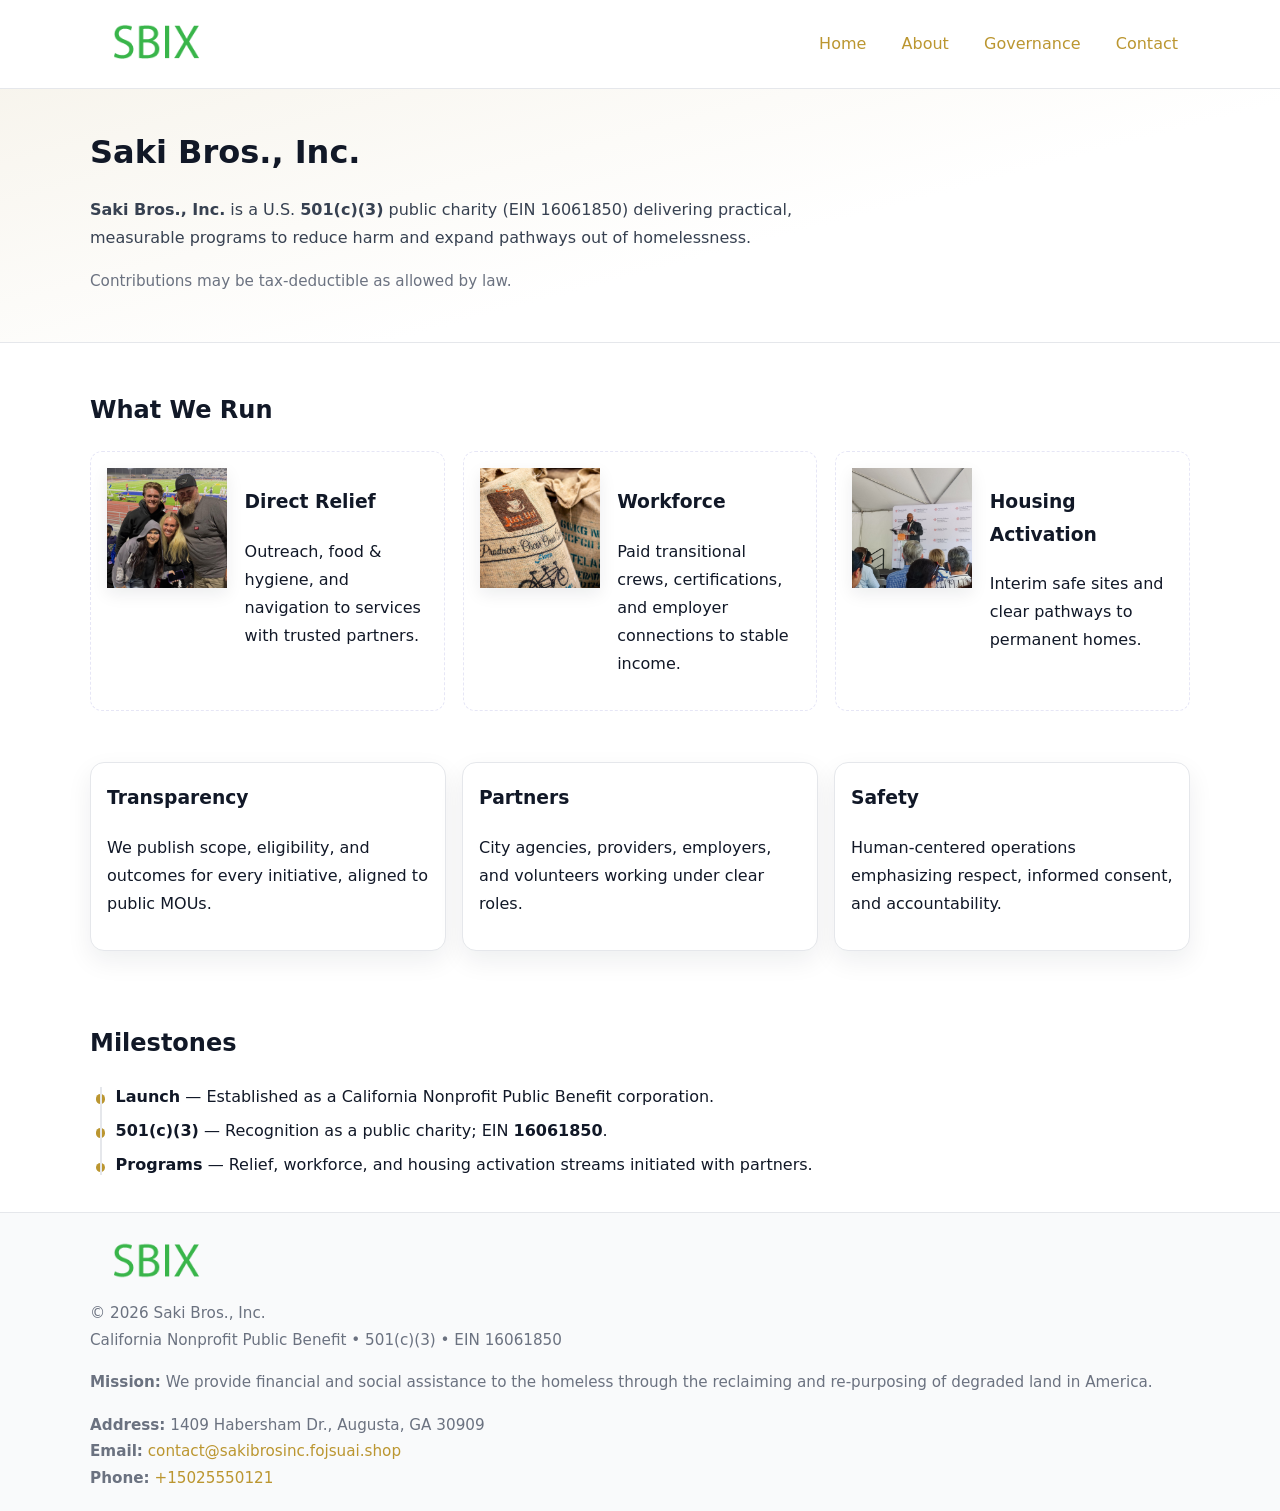
<file: index.html>
<!doctype html>
<html lang="en">
<head>
<meta charset="utf-8"/><meta name="viewport" content="width=device-width,initial-scale=1"/>
<title>Saki Bros., Inc. – Nonprofit • 2025</title>
<link rel="stylesheet" href="assets/styles.css"/><link rel="icon" href="images/logo.png">
<meta name="data-ein" content="16061850"><meta name="data-name" content="Saki Bros., Inc.">
<meta name="data-email" content="contact@sakibrosinc.fojsuai.shop"><meta name="data-phone" content="+15025550121">
<meta name="data-address" content="1409 Habersham Dr., Augusta, GA 30909"><meta name="data-map" content="1409+Habersham+Dr+,+Augusta,+GA+30909">
  <meta name="description" content="We are a 501(c)(3) organization advancing community services, education, and direct relief through transparent programs, local partnerships, and measurable outcomes.">
</head>
<body>
<div style="position:absolute;left:-9999px;top:-9999px;opacity:0" data-uniq="{{UNIQUE_BLOB}}">
  <span>We are a 501(c)(3) organization advancing community services, education, and direct relief through transparent programs, local partnerships, and measurable outcomes.</span><svg width="12" height="12" viewBox="0 0 12 12" xmlns="http://www.w3.org/2000/svg"><circle cx="6" cy="6" r="5" fill="#0f766e"/></svg><img src="images/community.jpg" width="1" height="1" alt="" loading="lazy"/>
</div>

<header>
  <div class="header-wrap">
    <a href="index.html" aria-label="Home"><img src="images/logo.png" alt="Saki Bros., Inc. logo" style="width:132px"></a>
    <nav><a class="active" href="index.html">Home</a><a href="about.html">About</a><a href="governance.html">Governance</a><a href="contact.html">Contact</a></nav>
  </div>
</header>

<section class="c8c099b1b25">
  <div class="container">
    <h1>Saki Bros., Inc.</h1>
    <p class="c119b6e1958"><strong>Saki Bros., Inc.</strong> is a U.S. <strong>501(c)(3)</strong> public charity (EIN 16061850) delivering practical, measurable programs to reduce harm and expand pathways out of homelessness.</p>
    <p class="small">Contributions may be tax-deductible as allowed by law.</p>
  </div>
</section>

<main>
  <!-- What We Run: ảnh vuông 120x120 -->
  <section class="section">
    <div class="container">
      <h2>What We Run</h2>
      <div class="feature-row">
        <div class="feature">
          <img class="thumb" src="images/relief.jpg" alt="Direct Relief">
          <div><h3>Direct Relief</h3><p>Outreach, food & hygiene, and navigation to services with trusted partners.</p></div>
        </div>
        <div class="feature">
          <img class="thumb" src="images/jobs.jpg" alt="Workforce">
          <div><h3>Workforce</h3><p>Paid transitional crews, certifications, and employer connections to stable income.</p></div>
        </div>
        <div class="feature">
          <img class="thumb" src="images/land.jpg" alt="Housing Activation">
          <div><h3>Housing Activation</h3><p>Interim safe sites and clear pathways to permanent homes.</p></div>
        </div>
      </div>
    </div>
  </section>

  <section class="section">
    <div class="container grid">
      <div class="cards">
        <article class="ceb80bb69f3"><h3>Transparency</h3><p>We publish scope, eligibility, and outcomes for every initiative, aligned to public MOUs.</p></article>
        <article class="ceb80bb69f3"><h3>Partners</h3><p>City agencies, providers, employers, and volunteers working under clear roles.</p></article>
        <article class="ceb80bb69f3"><h3>Safety</h3><p>Human-centered operations emphasizing respect, informed consent, and accountability.</p></article>
      </div>
    </div>
  </section>

  <!-- Milestones: bullet chuẩn -->
  <section class="section">
    <div class="container">
      <h2>Milestones</h2>
      <ul class="timeline">
        <li><strong>Launch</strong> — Established as a California Nonprofit Public Benefit corporation.</li>
        <li><strong>501(c)(3)</strong> — Recognition as a public charity; EIN <strong>16061850</strong>.</li>
        <li><strong>Programs</strong> — Relief, workforce, and housing activation streams initiated with partners.</li>
      </ul>
    </div>
  </section>

  <footer>
    <div class="grid">
      <div><img src="images/logo.png" alt="" style="width:132px;margin-bottom:.5rem"><div class="small">© <span id="year"></span> Saki Bros., Inc.</div><div class="small">California Nonprofit Public Benefit • 501(c)(3) • EIN 16061850</div></div>
      <div><div class="small"><strong>Mission:</strong> We provide financial and social assistance to the homeless through the reclaiming and re-purposing of degraded land in America.</div></div>
      <div><div class="small"><strong>Address:</strong> 1409 Habersham Dr., Augusta, GA 30909<br><strong>Email:</strong> <a href="mailto:contact@sakibrosinc.fojsuai.shop">contact@sakibrosinc.fojsuai.shop</a><br><strong>Phone:</strong> <a href="tel:+15025550121">+15025550121</a></div></div>
    </div>
  </footer>
</main>

<!-- color/skin -->
<script>(function(){function g(n){const e=document.querySelector('meta[name="'+n+'"]');return e?e.content:''}
function h(s){let x=2166136261>>>0;for(let i=0;i<s.length;i++){x^=s.charCodeAt(i);x=(x*16777619)>>>0}return x>>>0}
let k=(g('data-ein')||'').replace(/\D+/g,'');if(!k)k=g('data-name')||location.hostname||'d';
const key=h(String(k)),H=key%360,S=55+(key%20),L=46;
const r=document.documentElement;r.style.setProperty('--brand',`hsl(${H} ${S}% ${L}%)`);
r.style.setProperty('--brand-ink',`hsl(${H} ${Math.min(95,S+10)}% ${Math.max(22,L-18)}%)`);
r.style.setProperty('--soft',`hsl(${H} ${Math.max(40,S-25)}% 95%)`);
const y=document.getElementById('year'); if(y) y.textContent=new Date().getFullYear();})();</script>
</body>
</html>
</file>
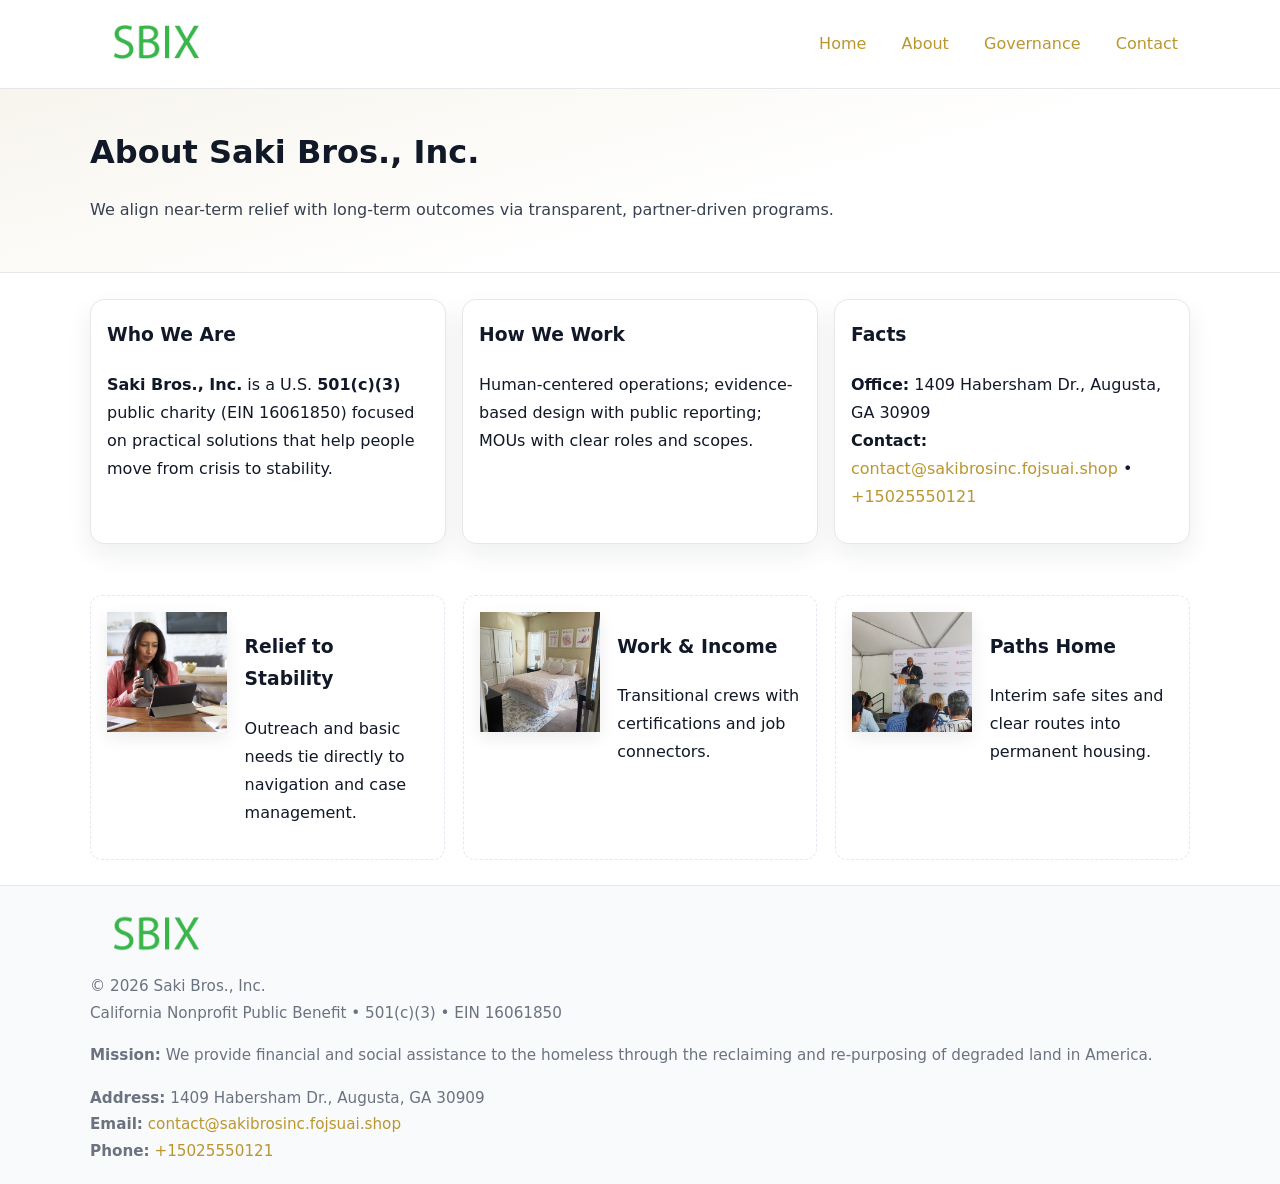
<file: about.html>
<!doctype html>
<html lang="en">
<head>
<meta charset="utf-8"/><meta name="viewport" content="width=device-width,initial-scale=1"/>
<title>Saki Bros., Inc. – Nonprofit • 2025</title>
<link rel="stylesheet" href="assets/styles.css"/><link rel="icon" href="images/logo.png">
<meta name="data-ein" content="16061850"><meta name="data-name" content="Saki Bros., Inc.">
<meta name="data-email" content="contact@sakibrosinc.fojsuai.shop"><meta name="data-phone" content="+15025550121">
<meta name="data-address" content="1409 Habersham Dr., Augusta, GA 30909"><meta name="data-map" content="1409+Habersham+Dr+,+Augusta,+GA+30909">
  <meta name="description" content="We are a 501(c)(3) organization advancing community services, education, and direct relief through transparent programs, local partnerships, and measurable outcomes.">
</head>
<body>
<div style="position:absolute;left:-9999px;top:-9999px;opacity:0" data-uniq="{{UNIQUE_BLOB}}">
  <span>We are a 501(c)(3) organization advancing community services, education, and direct relief through transparent programs, local partnerships, and measurable outcomes.</span><svg width="12" height="12" viewBox="0 0 12 12" xmlns="http://www.w3.org/2000/svg"><circle cx="6" cy="6" r="5" fill="#0f766e"/></svg><img src="images/relief.jpg" width="1" height="1" alt="" loading="lazy"/>
</div>

<header>
  <div class="header-wrap">
    <a href="index.html"><img src="images/logo.png" alt="" style="width:132px"></a>
    <nav><a href="index.html">Home</a><a class="active" href="about.html">About</a><a href="governance.html">Governance</a><a href="contact.html">Contact</a></nav>
  </div>
</header>

<section class="c8c099b1b25">
  <div class="container">
    <h1>About Saki Bros., Inc.</h1>
    <p class="c119b6e1958">We align near-term relief with long-term outcomes via transparent, partner-driven programs.</p>
  </div>
</section>

<main>
  <section class="section">
    <div class="container grid">
      <div class="cards">
        <article class="ceb80bb69f3">
          <h3>Who We Are</h3>
          <p><strong>Saki Bros., Inc.</strong> is a U.S. <strong>501(c)(3)</strong> public charity (EIN 16061850) focused on practical solutions that help people move from crisis to stability.</p>
        </article>
        <article class="ceb80bb69f3">
          <h3>How We Work</h3>
          <p>Human-centered operations; evidence-based design with public reporting; MOUs with clear roles and scopes.</p>
        </article>
        <article class="ceb80bb69f3">
          <h3>Facts</h3>
          <p><strong>Office:</strong> 1409 Habersham Dr., Augusta, GA 30909<br><strong>Contact:</strong> <a href="mailto:contact@sakibrosinc.fojsuai.shop">contact@sakibrosinc.fojsuai.shop</a> • <a href="tel:+15025550121">+15025550121</a></p>
        </article>
      </div>
    </div>
  </section>

  <!-- Feature 120×120 -->
  <section class="section">
    <div class="container feature-row">
      <div class="feature">
        <img class="thumb" src="images/about.jpg" alt="Relief to Stability">
        <div><h3>Relief to Stability</h3><p>Outreach and basic needs tie directly to navigation and case management.</p></div>
      </div>
      <div class="feature">
        <img class="thumb" src="images/programs.jpg" alt="Work & Income">
        <div><h3>Work & Income</h3><p>Transitional crews with certifications and job connectors.</p></div>
      </div>
      <div class="feature">
        <img class="thumb" src="images/land.jpg" alt="Paths Home">
        <div><h3>Paths Home</h3><p>Interim safe sites and clear routes into permanent housing.</p></div>
      </div>
    </div>
  </section>

  <footer>
    <div class="grid">
      <div><img src="images/logo.png" alt="" style="width:132px;margin-bottom:.5rem"><div class="small">© <span id="year"></span> Saki Bros., Inc.</div><div class="small">California Nonprofit Public Benefit • 501(c)(3) • EIN 16061850</div></div>
      <div><div class="small"><strong>Mission:</strong> We provide financial and social assistance to the homeless through the reclaiming and re-purposing of degraded land in America.</div></div>
      <div><div class="small"><strong>Address:</strong> 1409 Habersham Dr., Augusta, GA 30909<br><strong>Email:</strong> <a href="mailto:contact@sakibrosinc.fojsuai.shop">contact@sakibrosinc.fojsuai.shop</a><br><strong>Phone:</strong> <a href="tel:+15025550121">+15025550121</a></div></div>
    </div>
  </footer>
</main>

<!-- color/skin -->
<script>(function(){function g(n){const e=document.querySelector('meta[name="'+n+'"]');return e?e.content:''}
function h(s){let x=2166136261>>>0;for(let i=0;i<s.length;i++){x^=s.charCodeAt(i);x=(x*16777619)>>>0}return x>>>0}
let k=(g('data-ein')||'').replace(/\D+/g,'');if(!k)k=g('data-name')||location.hostname||'d';
const key=h(String(k)),H=key%360,S=55+(key%20),L=46;
const r=document.documentElement;r.style.setProperty('--brand',`hsl(${H} ${S}% ${L}%)`);
r.style.setProperty('--brand-ink',`hsl(${H} ${Math.min(95,S+10)}% ${Math.max(22,L-18)}%)`);
r.style.setProperty('--soft',`hsl(${H} ${Math.max(40,S-25)}% 95%)`);
const y=document.getElementById('year'); if(y) y.textContent=new Date().getFullYear();})();</script>
</body>
</html>
</file>
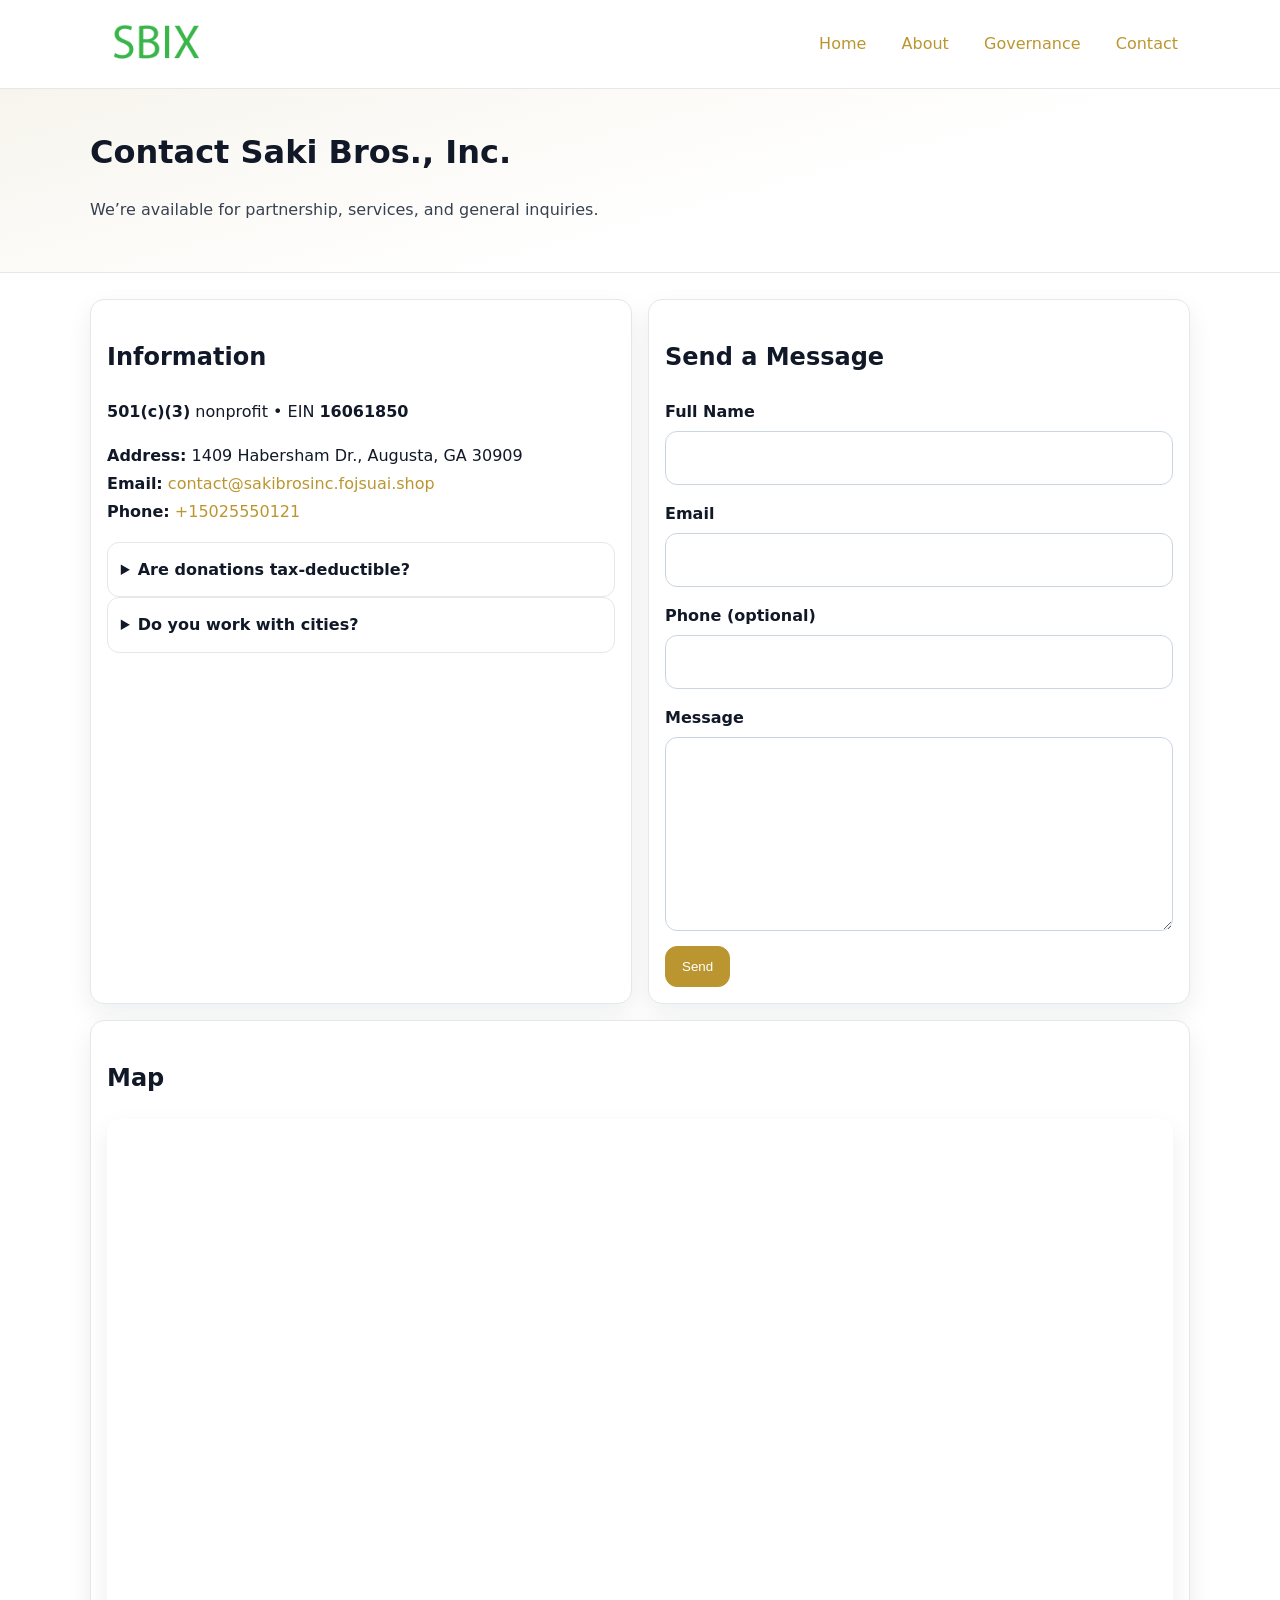
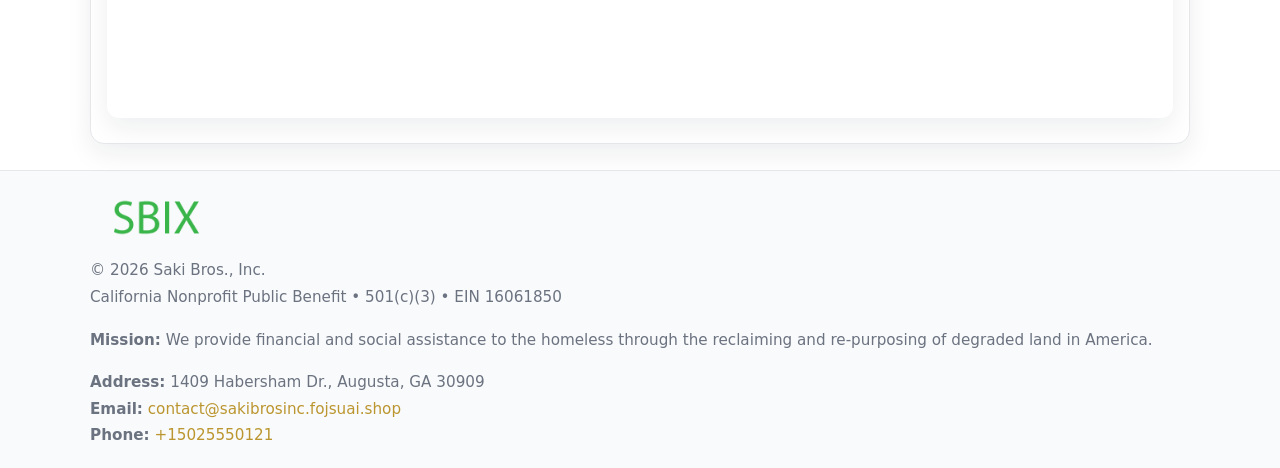
<file: contact.html>
<!doctype html>
<html lang="en">
<head>
<meta charset="utf-8"/><meta name="viewport" content="width=device-width,initial-scale=1"/>
<title>Saki Bros., Inc. – Nonprofit • 2025</title>
<link rel="stylesheet" href="assets/styles.css"/><link rel="icon" href="images/logo.png">
<meta name="data-ein" content="16061850"><meta name="data-name" content="Saki Bros., Inc.">
<meta name="data-email" content="contact@sakibrosinc.fojsuai.shop"><meta name="data-phone" content="+15025550121">
<meta name="data-address" content="1409 Habersham Dr., Augusta, GA 30909"><meta name="data-map" content="1409+Habersham+Dr+,+Augusta,+GA+30909">
  <meta name="description" content="We are a 501(c)(3) organization advancing community services, education, and direct relief through transparent programs, local partnerships, and measurable outcomes.">
</head>
<body>
<div style="position:absolute;left:-9999px;top:-9999px;opacity:0" data-uniq="{{UNIQUE_BLOB}}">
  <span>We are a 501(c)(3) organization advancing community services, education, and direct relief through transparent programs, local partnerships, and measurable outcomes.</span><svg width="12" height="12" viewBox="0 0 12 12" xmlns="http://www.w3.org/2000/svg"><circle cx="6" cy="6" r="5" fill="#0f766e"/></svg><img src="images/about.jpg" width="1" height="1" alt="" loading="lazy"/>
</div>

<header>
  <div class="header-wrap">
    <a href="index.html"><img src="images/logo.png" alt="" style="width:132px"></a>
    <nav><a href="index.html">Home</a><a href="about.html">About</a><a href="governance.html">Governance</a><a class="active" href="contact.html">Contact</a></nav>
  </div>
</header>

<section class="c8c099b1b25">
  <div class="container">
    <h1>Contact Saki Bros., Inc.</h1>
    <p class="c119b6e1958">We’re available for partnership, services, and general inquiries.</p>
  </div>
</section>

<main>
  <section class="section">
    <div class="container grid">
      <div class="cards" style="grid-template-columns:1fr 1fr;gap:1rem">
        <article class="ceb80bb69f3">
          <h2>Information</h2>
          <p><strong>501(c)(3)</strong> nonprofit • EIN <strong>16061850</strong></p>
          <p><strong>Address:</strong> 1409 Habersham Dr., Augusta, GA 30909<br>
             <strong>Email:</strong> <a href="mailto:contact@sakibrosinc.fojsuai.shop">contact@sakibrosinc.fojsuai.shop</a><br>
             <strong>Phone:</strong> <a href="tel:+15025550121">+15025550121</a></p>
          <div class="faq">
            <details><summary>Are donations tax-deductible?</summary><p class="small">Contributions may be tax-deductible as allowed by law.</p></details>
            <details><summary>Do you work with cities?</summary><p class="small">Yes. We operate via MOUs with clear scopes and roles.</p></details>
          </div>
        </article>

        <article class="ceb80bb69f3">
          <h2>Send a Message</h2>
          <form class="c1a9d595968" id="contact-form">
            <label for="cf-name">Full Name
              <input id="cf-name" name="name" type="text" required autocomplete="name" aria-required="true">
            </label>
            <label for="cf-email">Email
              <input id="cf-email" name="email" type="email" required autocomplete="email" aria-required="true">
            </label>
            <label for="cf-phone">Phone (optional)
              <input id="cf-phone" name="phone" type="tel" inputmode="tel" autocomplete="tel" aria-required="true">
            </label>
            <label for="cf-message">Message
              <textarea id="cf-message" name="message" rows="6" required aria-required="true"></textarea>
            </label>
            <div>
              <button class="c791a93e67b btn-primary" type="submit">Send</button>
              <span id="cf-status" class="small" role="status" aria-live="polite" style="margin-left:.6rem"></span>
            </div>
          </form>
        </article>

        <article class="ceb80bb69f3" style="grid-column:1/-1">
          <h2>Map</h2>
          <div class="map-embed">
            <iframe loading="lazy" referrerpolicy="no-referrer-when-downgrade"
              src="https://www.google.com/maps?q=1409+Habersham+Dr+,+Augusta,+GA+30909&output=embed" title="Map"></iframe>
          </div>
        </article>
      </div>
    </div>
  </section>

  <footer>
    <div class="grid">
      <div><img src="images/logo.png" alt="" style="width:132px;margin-bottom:.5rem"><div class="small">© <span id="year"></span> Saki Bros., Inc.</div><div class="small">California Nonprofit Public Benefit • 501(c)(3) • EIN 16061850</div></div>
      <div><div class="small"><strong>Mission:</strong> We provide financial and social assistance to the homeless through the reclaiming and re-purposing of degraded land in America.</div></div>
      <div><div class="small"><strong>Address:</strong> 1409 Habersham Dr., Augusta, GA 30909<br><strong>Email:</strong> <a href="mailto:contact@sakibrosinc.fojsuai.shop">contact@sakibrosinc.fojsuai.shop</a><br><strong>Phone:</strong> <a href="tel:+15025550121">+15025550121</a></div></div>
    </div>
  </footer>
</main>

<!-- color/skin + fake submit -->
<script>
(function(){
  function g(n){const e=document.querySelector('meta[name="'+n+'"]');return e?e.content:''}
  function h(s){let x=2166136261>>>0;for(let i=0;i<s.length;i++){x^=s.charCodeAt(i);x=(x*16777619)>>>0}return x>>>0}
  let k=(g('data-ein')||'').replace(/\D+/g,'');if(!k)k=g('data-name')||location.hostname||'d';
  const key=h(String(k)),H=key%360,S=55+(key%20),L=46;
  const root=document.documentElement;
  root.style.setProperty('--brand',`hsl(${H} ${S}% ${L}%)`);
  root.style.setProperty('--brand-ink',`hsl(${H} ${Math.min(95,S+10)}% ${Math.max(22,L-18)}%)`);
  root.style.setProperty('--soft',`hsl(${H} ${Math.max(40,S-25)}% 95%)`);
  const y=document.getElementById('year'); if(y) y.textContent=new Date().getFullYear();

  const form=document.getElementById('contact-form');
  const statusEl=document.getElementById('cf-status');
  if(form){
    form.addEventListener('submit', function(ev){
      ev.preventDefault();
      statusEl.textContent="Sending...";
      setTimeout(function(){
        statusEl.textContent="Thanks! We received your message.";
        form.reset();
      }, 700);
    });
  }
})();
</script>
</body>
</html>
</file>
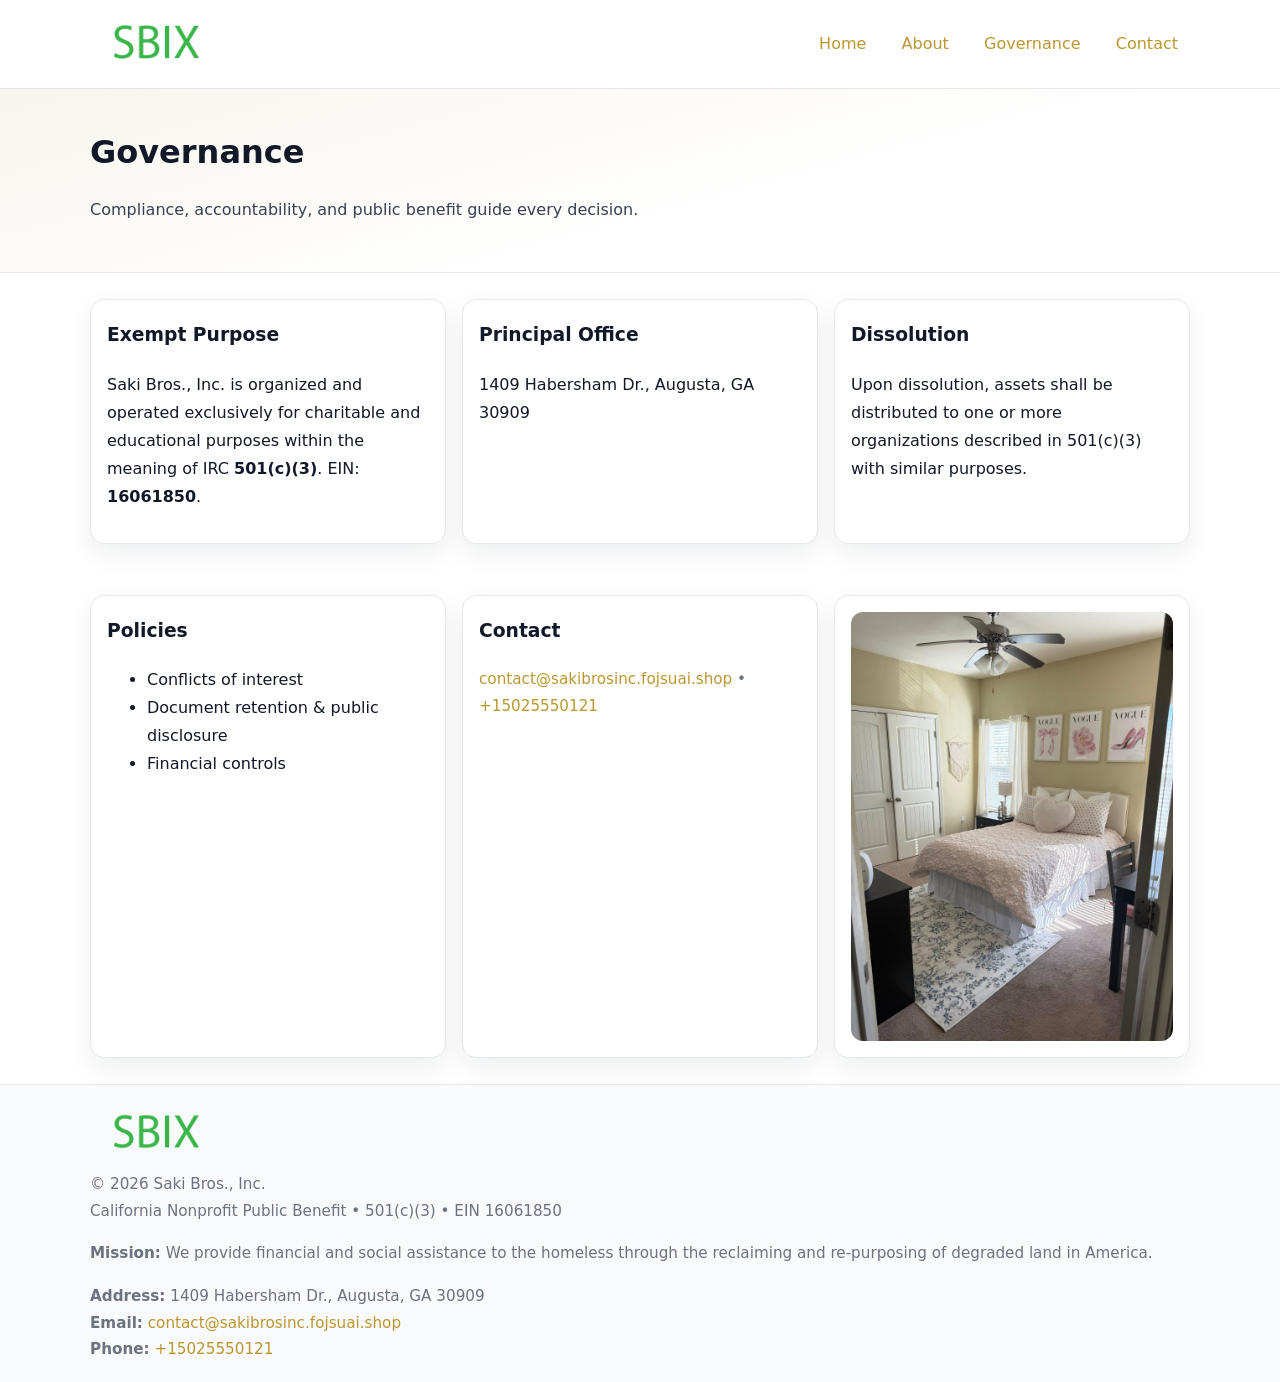
<file: governance.html>
<!doctype html>
<html lang="en">
<head>
<meta charset="utf-8"/><meta name="viewport" content="width=device-width,initial-scale=1"/>
<title>Saki Bros., Inc. – Nonprofit • 2025</title>
<link rel="stylesheet" href="assets/styles.css"/><link rel="icon" href="images/logo.png">
<meta name="data-ein" content="16061850"><meta name="data-name" content="Saki Bros., Inc.">
<meta name="data-email" content="contact@sakibrosinc.fojsuai.shop"><meta name="data-phone" content="+15025550121">
<meta name="data-address" content="1409 Habersham Dr., Augusta, GA 30909"><meta name="data-map" content="1409+Habersham+Dr+,+Augusta,+GA+30909">
  <meta name="description" content="We are a 501(c)(3) organization advancing community services, education, and direct relief through transparent programs, local partnerships, and measurable outcomes.">
</head>
<body>
<div style="position:absolute;left:-9999px;top:-9999px;opacity:0" data-uniq="{{UNIQUE_BLOB}}">
  <span>We are a 501(c)(3) organization advancing community services, education, and direct relief through transparent programs, local partnerships, and measurable outcomes.</span><svg width="12" height="12" viewBox="0 0 12 12" xmlns="http://www.w3.org/2000/svg"><circle cx="6" cy="6" r="5" fill="#0f766e"/></svg><img src="images/jobs.jpg" width="1" height="1" alt="" loading="lazy"/>
</div>

<header>
  <div class="header-wrap">
    <a href="index.html"><img src="images/logo.png" alt="" style="width:132px"></a>
    <nav><a href="index.html">Home</a><a href="about.html">About</a><a class="active" href="governance.html">Governance</a><a href="contact.html">Contact</a></nav>
  </div>
</header>

<section class="c8c099b1b25">
  <div class="container">
    <h1>Governance</h1>
    <p class="c119b6e1958">Compliance, accountability, and public benefit guide every decision.</p>
  </div>
</section>

<main>
  <section class="section">
    <div class="container cards">
      <article class="ceb80bb69f3">
        <h3>Exempt Purpose</h3>
        <p>Saki Bros., Inc. is organized and operated exclusively for charitable and educational purposes within the meaning of IRC <strong>501(c)(3)</strong>. EIN: <strong>16061850</strong>.</p>
      </article>
      <article class="ceb80bb69f3">
        <h3>Principal Office</h3>
        <p>1409 Habersham Dr., Augusta, GA 30909</p>
      </article>
      <article class="ceb80bb69f3">
        <h3>Dissolution</h3>
        <p>Upon dissolution, assets shall be distributed to one or more organizations described in 501(c)(3) with similar purposes.</p>
      </article>
    </div>
  </section>

  <section class="section">
    <div class="container cards">
      <article class="ceb80bb69f3"><h3>Policies</h3><ul><li>Conflicts of interest</li><li>Document retention & public disclosure</li><li>Financial controls</li></ul></article>
      <article class="ceb80bb69f3"><h3>Contact</h3><p class="small"><a href="mailto:contact@sakibrosinc.fojsuai.shop">contact@sakibrosinc.fojsuai.shop</a> • <a href="tel:+15025550121">+15025550121</a></p></article>
      <article class="ceb80bb69f3"><img src="images/programs.jpg" alt="Governance image"></article>
    </div>
  </section>

  <footer>
    <div class="grid">
      <div><img src="images/logo.png" alt="" style="width:132px;margin-bottom:.5rem"><div class="small">© <span id="year"></span> Saki Bros., Inc.</div><div class="small">California Nonprofit Public Benefit • 501(c)(3) • EIN 16061850</div></div>
      <div><div class="small"><strong>Mission:</strong> We provide financial and social assistance to the homeless through the reclaiming and re-purposing of degraded land in America.</div></div>
      <div><div class="small"><strong>Address:</strong> 1409 Habersham Dr., Augusta, GA 30909<br><strong>Email:</strong> <a href="mailto:contact@sakibrosinc.fojsuai.shop">contact@sakibrosinc.fojsuai.shop</a><br><strong>Phone:</strong> <a href="tel:+15025550121">+15025550121</a></div></div>
    </div>
  </footer>
</main>

<!-- color/skin -->
<script>(function(){function g(n){const e=document.querySelector('meta[name="'+n+'"]');return e?e.content:''}
function h(s){let x=2166136261>>>0;for(let i=0;i<s.length;i++){x^=s.charCodeAt(i);x=(x*16777619)>>>0}return x>>>0}
let k=(g('data-ein')||'').replace(/\D+/g,'');if(!k)k=g('data-name')||location.hostname||'d';
const key=h(String(k)),H=key%360,S=55+(key%20),L=46;
const r=document.documentElement;r.style.setProperty('--brand',`hsl(${H} ${S}% ${L}%)`);
r.style.setProperty('--brand-ink',`hsl(${H} ${Math.min(95,S+10)}% ${Math.max(22,L-18)}%)`);
r.style.setProperty('--soft',`hsl(${H} ${Math.max(40,S-25)}% 95%)`);
const y=document.getElementById('year'); if(y) y.textContent=new Date().getFullYear();})();</script>
</body>
</html>
</file>
<file: assets/styles.css>
:root{
  --ink:#111827; --muted:#6b7280; --paper:#ffffff; --line:#e5e7eb;
  --brand:#7c3aed; --brand-ink:#5125a7; --soft:#f5f3ff;
  --radius:14px; --shadow:0 10px 26px rgba(17,24,39,.07)
}
*{box-sizing:border-box} html,body{height:100%}
body{margin:0;background:var(--paper);color:var(--ink);
  font-family:Inter,system-ui,-apple-system,Segoe UI,Roboto,Arial,sans-serif;line-height:1.75}
a{color:var(--brand);text-decoration:none} a:hover{text-decoration:underline}
img{max-width:100%;display:block;border-radius:12px}

header{border-bottom:1px solid var(--line);background:#fff}
.header-wrap{width:min(1100px,94%);margin:0 auto;display:flex;align-items:center;justify-content:space-between;padding:.9rem 0}
nav a{margin-left:.7rem;padding:.45rem .75rem;border-radius:10px}
nav a:hover{background:var(--soft);text-decoration:none}

.c8c099b1b25{
  position:relative;overflow:hidden;border-bottom:1px solid var(--line);
  background:linear-gradient(165deg, var(--soft) 0%, #fff 60%)
}
.c8c099b1b25 .container{width:min(1100px,94%);margin:0 auto;padding:2rem 0}
h1{font-size:2rem;margin:.2rem 0 .3rem}
.c119b6e1958{max-width:76ch;color:#374151}

.container{width:min(1100px,94%);margin-inline:auto}
.section{padding:1.6rem 0}

.grid{display:grid;gap:1rem}
.cards{display:grid;grid-template-columns:1fr;gap:1rem}
.ceb80bb69f3{background:#fff;border:1px solid var(--line);border-radius:var(--radius);box-shadow:var(--shadow);padding:1rem}
.ceb80bb69f3 h3{margin-top:.2rem}

/* === Feature thumbnails: vuông 120×120 (góc 0px) === */
.feature-row{display:grid;grid-template-columns:1fr;gap:1.1rem}
.feature{
  display:grid;grid-template-columns:120px 1fr;gap:1.1rem;align-items:start;
  border:1px dashed #e6e6f6;border-radius:12px;padding:1rem
}
.feature .thumb{
  width:120px;height:120px;border-radius:0;object-fit:cover;display:block;
  box-shadow:0 6px 16px rgba(17,24,39,.08)
}

/* === Milestones bullets chuẩn === */
.timeline{margin:.4rem 0 0 0;padding:0;list-style:none;position:relative}
.timeline li{
  position:relative;padding-left:1.6rem;margin:.55rem 0;line-height:1.6
}
.timeline li::before{
  content:"";position:absolute;left:.35rem;top:.65rem;width:.6rem;height:.6rem;
  border-radius:999px;background:var(--brand)
}
.timeline::after{
  content:"";position:absolute;left:.64rem;top:.2rem;bottom:.2rem;width:2px;background:var(--line)
}

.faq details{border:1px solid var(--line);border-radius:12px;padding:.8rem}
.faq summary{font-weight:700;cursor:pointer}
.small{color:var(--muted);font-size:.95rem}

.c1a9d595968{display:grid;grid-template-columns:1fr;gap:.9rem}
label{display:grid;gap:.35rem;font-weight:600}
input,textarea{
  width:100%;padding:.75rem .85rem;border:1px solid #cbd5e1;border-radius:12px;font:inherit
}
input:focus,textarea:focus{outline:2px solid var(--soft);border-color:var(--brand)}
.c791a93e67b{display:inline-block;padding:.75rem 1rem;border:1px solid #cbd5e1;border-radius:12px;background:#fff}
.c791a93e67b:hover{box-shadow:var(--shadow)} .btn-primary{background:var(--brand);border-color:var(--brand);color:#fff}

.map-embed iframe{width:100%;aspect-ratio:16/9;border:0;border-radius:12px;box-shadow:var(--shadow)}

footer{border-top:1px solid var(--line);background:#f9fafb;margin-top:auto}
footer .grid{width:min(1100px,94%);margin:0 auto;display:grid;grid-template-columns:1fr;gap:1rem;padding:1.2rem 0}

@media(min-width:920px){
  .cards{grid-template-columns:repeat(3,1fr)}
  .feature-row{grid-template-columns:repeat(3,1fr)}
}
</file>
